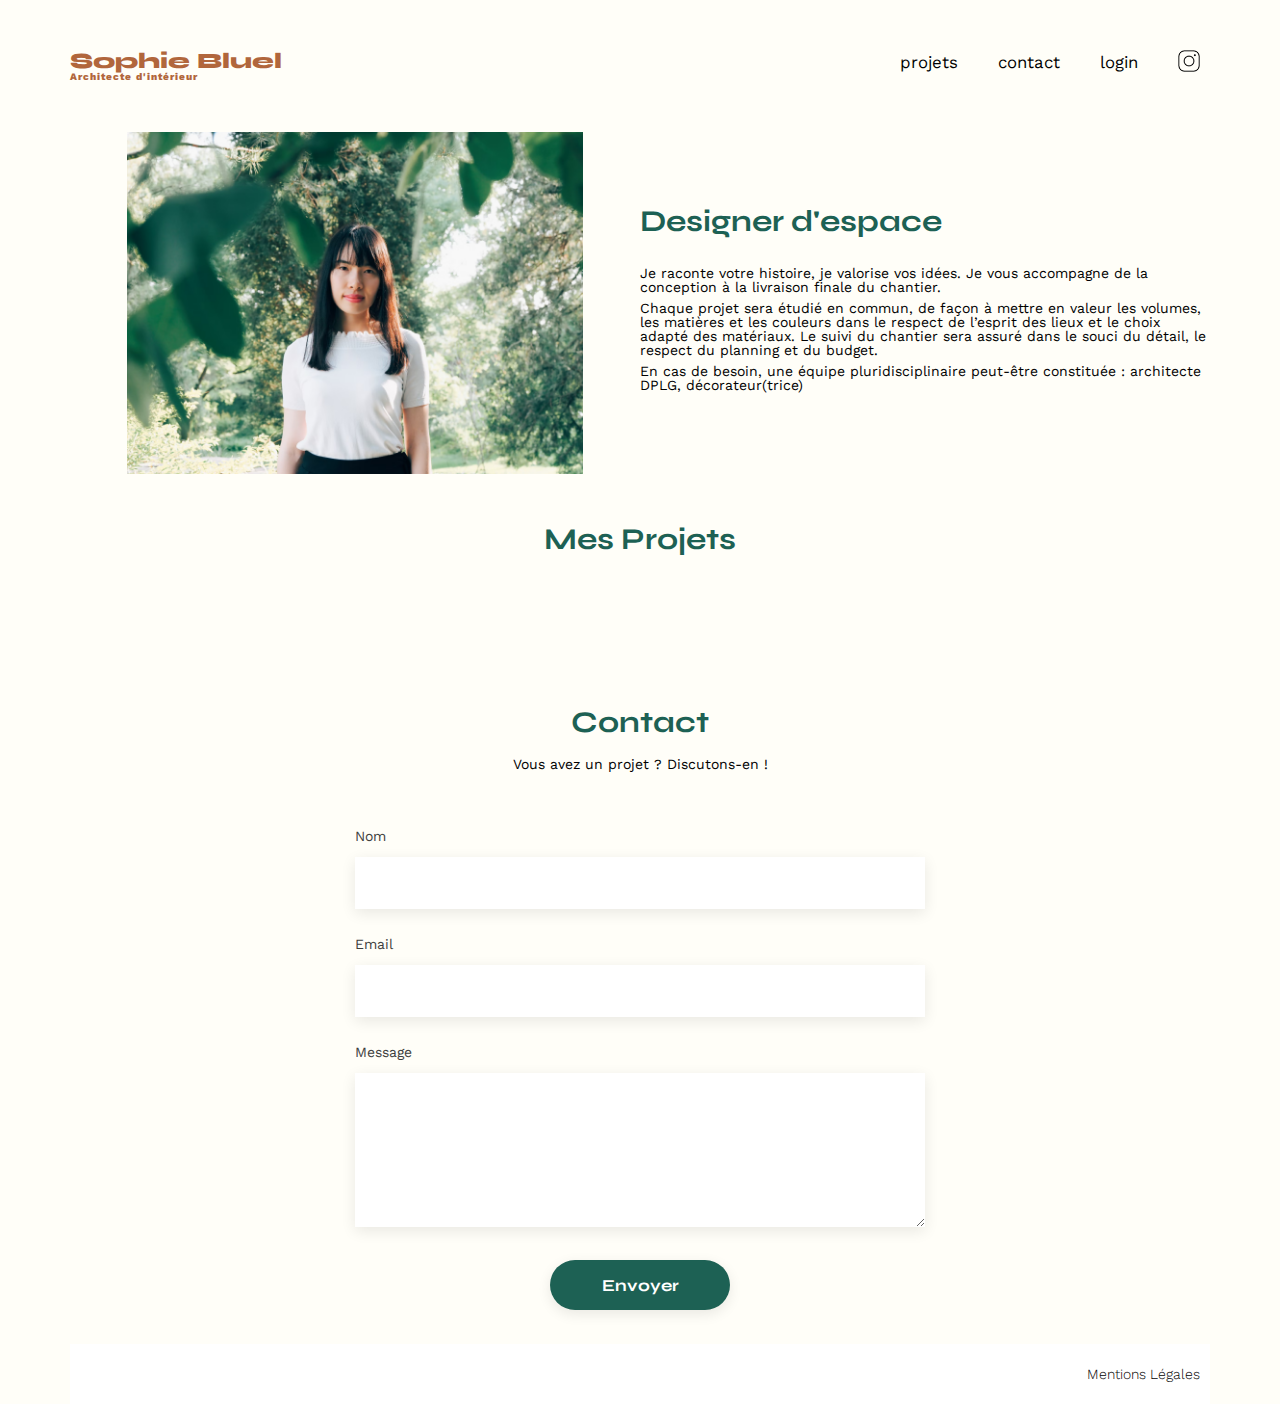
<file: index.html>
<!DOCTYPE html>
<html lang="fr">
  <head>
    <meta charset="UTF-8" />
    <title>Sophie Bluel - Architecte d'intérieur</title>
    <meta name="viewport" content="width=device-width, initial-scale=1.0" />
    <link rel="preconnect" href="https://fonts.googleapis.com" />
    <link rel="preconnect" href="https://fonts.gstatic.com" crossorigin />
    <link
      href="https://fonts.googleapis.com/css2?family=Syne:wght@700;800&family=Work+Sans&display=swap"
      rel="stylesheet"
    />
    <meta name="description" content="" />
    <link rel="stylesheet" href="./assets/style.css" />
    <script type="module" src="src/main.js" defer></script>
  </head>
  <body>
    <header>
      <a href="index.html"><h1>Sophie Bluel <span>Architecte d'intérieur</span></h1></a>
      <nav>
        <ul>
          <li>projets</li>
          <li>contact</li>
          <li><a href="login.html" class="login">login</a></li>
          <li><img src="./assets/icons/instagram.png" alt="Instagram" /></li>
        </ul>
      </nav>
    </header>
    <main>
      <section id="introduction">
        <figure>
          <img src="./assets/images/sophie-bluel.png" alt="Logo Sophie Bluel" />
        </figure>
        <article>
          <h2>Designer d'espace</h2>
          <p>
            Je raconte votre histoire, je valorise vos idées. Je vous accompagne
            de la conception à la livraison finale du chantier.
          </p>
          <p>
            Chaque projet sera étudié en commun, de façon à mettre en valeur les
            volumes, les matières et les couleurs dans le respect de l’esprit
            des lieux et le choix adapté des matériaux. Le suivi du chantier
            sera assuré dans le souci du détail, le respect du planning et du
            budget.
          </p>
          <p>
            En cas de besoin, une équipe pluridisciplinaire peut-être constituée
            : architecte DPLG, décorateur(trice)
          </p>
        </article>
      </section>
      <section id="portfolio">
        <h2>Mes Projets</h2>
        <div class="filter">
          <!-- <div class="filter-choice"><span>Tous</span></div>
          <div class="filter-choice"><span>Objets</span></div>
          <div class="filter-choice"><span>Appartements</span></div>
          <div class="filter-choice"><span>Hotels & restaurants</span></div> -->
        </div>
        <div class="gallery">
          <!-- <figure>
            <img src="assets/images/abajour-tahina.png" alt="Abajour Tahina" />
            <figcaption>Abajour Tahina</figcaption>
          </figure>
          <figure>
            <img
              src="assets/images/appartement-paris-v.png"
              alt="Appartement Paris V"
            />
            <figcaption>Appartement Paris V</figcaption>
          </figure>
          <figure>
            <img
              src="assets/images/restaurant-sushisen-londres.png"
              alt="Restaurant Sushisen - Londres"
            />
            <figcaption>Restaurant Sushisen - Londres</figcaption>
          </figure>
          <figure>
            <img
              src="assets/images/la-balisiere.png"
              alt="Villa “La Balisiere” - Port Louis"
            />
            <figcaption>Villa “La Balisiere” - Port Louis</figcaption>
          </figure>
          <figure>
            <img
              src="assets/images/structures-thermopolis.png"
              alt="Structures Thermopolis"
            />
            <figcaption>Structures Thermopolis</figcaption>
          </figure>
          <figure>
            <img
              src="assets/images/appartement-paris-x.png"
              alt="Appartement Paris X"
            />
            <figcaption>Appartement Paris X</figcaption>
          </figure>
          <figure>
            <img
              src="assets/images/le-coteau-cassis.png"
              alt="Pavillon “Le coteau” - Cassis"
            />
            <figcaption>Pavillon “Le coteau” - Cassis</figcaption>
          </figure>
          <figure>
            <img
              src="assets/images/villa-ferneze.png"
              alt="Villa Ferneze - Isola d’Elba"
            />
            <figcaption>Villa Ferneze - Isola d’Elba</figcaption>
          </figure>
          <figure>
            <img
              src="assets/images/appartement-paris-xviii.png"
              alt="Appartement Paris XVIII"
            />
            <figcaption>Appartement Paris XVIII</figcaption>
          </figure>
          <figure>
            <img
              src="assets/images/bar-lullaby-paris.png"
              alt="Bar “Lullaby” - Paris"
            />
            <figcaption>Bar “Lullaby” - Paris</figcaption>
          </figure>
          <figure>
            <img
              src="assets/images/hotel-first-arte-new-delhi.png"
              alt="Hotel First Arte - New Delhi"
            />
            <figcaption>Hotel First Arte - New Delhi</figcaption>
          </figure> -->
        </div>
      </section>
      <section id="contact">
        <h2>Contact</h2>
        <p>Vous avez un projet ? Discutons-en !</p>
        <form action="#" method="post">
          <label for="name">Nom</label>
          <input type="text" name="name" id="name" />
          <label for="email">Email</label>
          <input type="email" name="email" id="email" />
          <label for="message">Message</label>
          <textarea name="message" id="message" cols="30" rows="10"></textarea>
          <input type="submit" value="Envoyer" />
        </form>
      </section>
    </main>

    <footer>
      <nav>
        <ul>
          <li>Mentions Légales</li>
        </ul>
      </nav>
    </footer>
  </body>
</html>
</file>
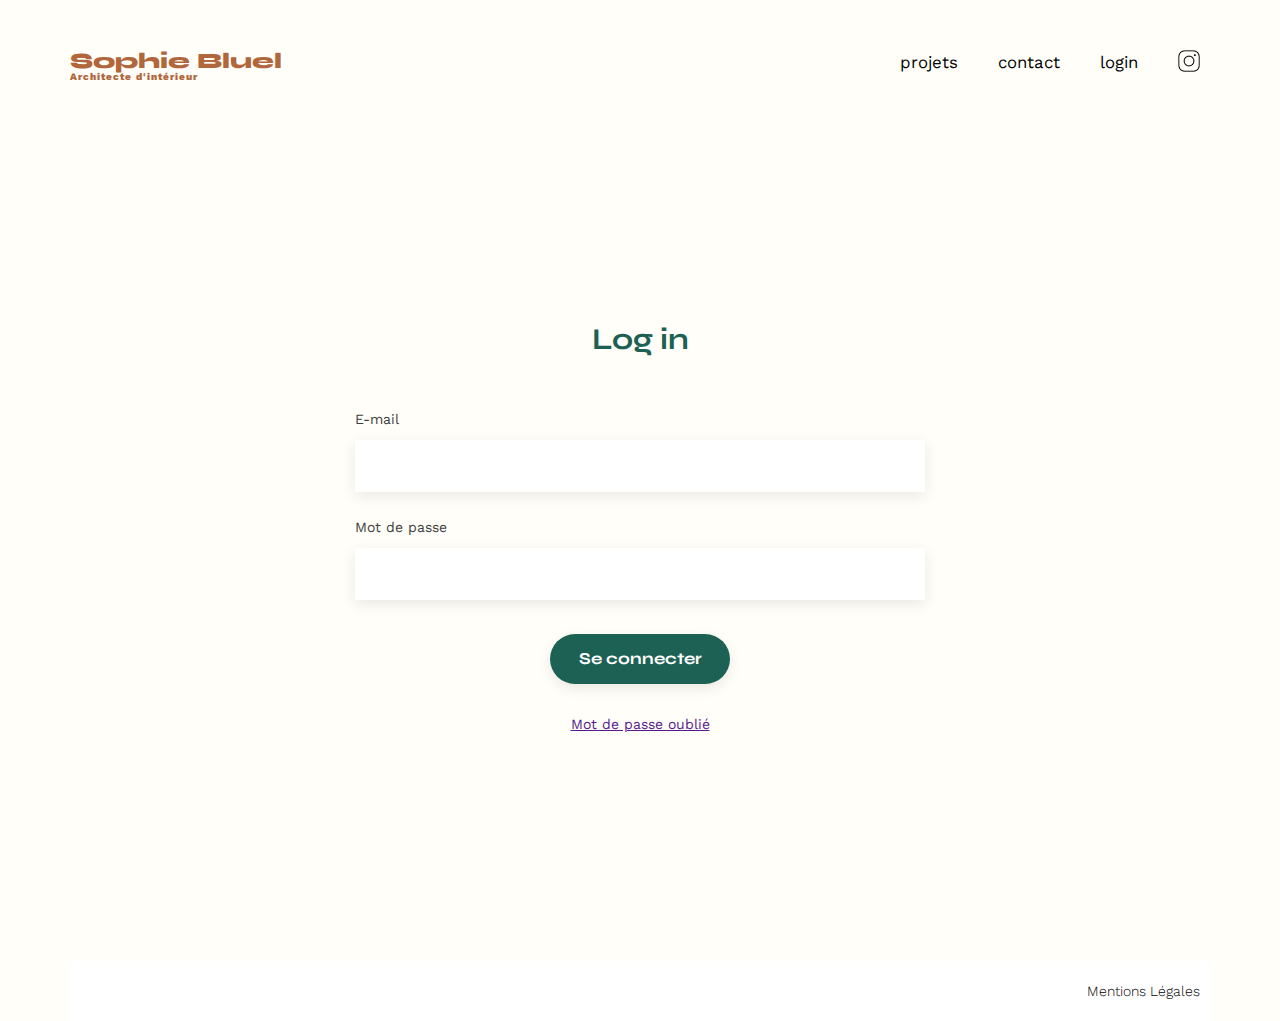
<file: login.html>
<!DOCTYPE html>
<html lang="fr">
  <head>
    <meta charset="UTF-8" />
    <title>Page de connexion</title>
    <meta name="viewport" content="width=device-width, initial-scale=1.0" />
    <link rel="preconnect" href="https://fonts.googleapis.com" />
    <link rel="preconnect" href="https://fonts.gstatic.com" crossorigin />
    <link
      href="https://fonts.googleapis.com/css2?family=Syne:wght@700;800&family=Work+Sans&display=swap"
      rel="stylesheet"
    />
    <meta name="description" content="" />
    <link rel="stylesheet" href="./assets/style.css" />
    <script type="module" src="src/login.js" defer></script>
  </head>
  <body>
    <header>
      <a href="index.html"><h1>Sophie Bluel <span>Architecte d'intérieur</span></h1></a>
      <nav>
        <ul>
          <li>projets</li>
          <li>contact</li>
          <li><a href="login.html" class="login">login</a></li>
          <li><img src="./assets/icons/instagram.png" alt="Instagram"/></a></li>
        </ul>
      </nav>
    </header>
    <main>
      <section id="section-login">
        <h2>Log in</h2>
        <form id="loginForm">
          <label for="email">E-mail</label>
          <input type="email" name="email" id="email" required>
          <label for="password">Mot de passe</label>
          <input type="password" name="password" id="password" required>
          <input type="submit" value="Se connecter" class="connect-btn">
          <span id="error-message" class="login-error"></span>
          <p><a href="">Mot de passe oublié</a></p>
        </form>
        
      </section>
    </main>

    <footer>
      <nav>
        <ul>
          <li>Mentions Légales</li>
        </ul>
      </nav>
    </footer>
  </body>
</html>
</file>
<file: assets/style.css>
/* http://meyerweb.com/eric/tools/css/reset/
   v2.0 | 20110126
   License: none (public domain)
*/

html,
body,
div,
span,
applet,
object,
iframe,
h1,
h2,
h3,
h4,
h5,
h6,
p,
blockquote,
pre,
a,
abbr,
acronym,
address,
big,
cite,
code,
del,
dfn,
em,
img,
ins,
kbd,
q,
s,
samp,
small,
strike,
strong,
sub,
sup,
tt,
var,
b,
u,
i,
center,
dl,
dt,
dd,
ol,
ul,
li,
fieldset,
form,
label,
legend,
table,
caption,
tbody,
tfoot,
thead,
tr,
th,
td,
article,
aside,
canvas,
details,
embed,
figure,
figcaption,
footer,
header,
hgroup,
menu,
nav,
output,
ruby,
section,
summary,
time,
mark,
audio,
video {
  margin: 0;
  padding: 0;
  border: 0;
  font-size: 100%;
  font: inherit;
  vertical-align: baseline;
}
/* HTML5 display-role reset for older browsers */
article,
aside,
details,
figcaption,
figure,
footer,
header,
hgroup,
menu,
nav,
section {
  display: block;
}
body {
  line-height: 1;
}
ol,
ul {
  list-style: none;
}
blockquote,
q {
  quotes: none;
}
blockquote:before,
blockquote:after,
q:before,
q:after {
  content: "";
  content: none;
}
table {
  border-collapse: collapse;
  border-spacing: 0;
}
/** end reset css**/
body {
  max-width: 1140px;
  margin: auto;
  font-family: "Work Sans";
  font-size: 14px;
  background: #FFFEF8;
}
header {
  display: flex;
  justify-content: space-between;
  margin: 50px 0;
}
header li:hover {
  cursor:pointer
}
header nav ul {
  gap: 20px;
}
header img {
  height: 22px;
}
header a {
  text-decoration: none;
}
section {
  margin: 50px 0;
}
footer {
  height: 60px;
  background: white;
  align-content: center;
}
h1 {
  display: flex;
  flex-direction: column;
  font-family: "Syne";
  font-size: 22px;
  font-weight: 800;
  color: #b1663c;
}

h1 > span {
  font-family: "Work Sans";
  font-size: 10px;
  letter-spacing: 0.1em;
}

h2 {
  font-family: "Syne";
  font-weight: 700;
  font-size: 30px;
  color: #1d6154;
}

figcaption {
  font-size: 13px;
  color: #3D3D3D;
}
nav ul {
  display: flex;
  align-items: center;
  list-style-type: none;
  justify-content: flex-end;
  font-size: 14px;
  font-weight: 300;
}
nav li {
  padding: 0 10px;
  font-size: 1.2em;
  font-weight: 400;
}

li:hover {
  color: #b1663c;
}
footer nav ul li {
  font-size: 14px;
  font-weight: 300;
}
#introduction {
  display: flex;
  align-items: center;
}
#introduction figure {
  flex: 1;
  cursor: pointer;
}
#introduction img {
  display: block;
  margin: auto;
  width: 80%;
  
}

#introduction article {
  flex: 1;
}
#introduction h2 {
  margin-bottom: 1em;
}

#introduction p {
  margin-bottom: 0.5em;
}
#portfolio h2 {
  text-align: center;
  margin-bottom: 1em;
}

.filter {
  display: flex;
  justify-content: space-between;
  gap: 10px;
  height: 38px;
  margin-bottom: 2.5em;
  justify-content: center;
}

.filter-choice {
  height: 37px;
  min-width: 100px;
  font-family: "Syne";
  font-size: 16px;
  font-weight: 700;
  cursor: pointer;
  color: #1d6154;
  background-color: white;
  border-radius: 60px;
  border: 1px solid #1d6154;
  align-content: center;
  text-align: center;
}

.filter-choice:nth-child(3) {
  min-width: 157px;
}
.filter-choice:nth-child(4) {
  min-width: 198px;
}

.filter-choice:hover,
.filter-choice.active {
  background-color: #1d6154;
  color: white;
}

.gallery {
  width: 100%;
  display: grid;
  grid-template-columns: 1fr 1fr 1fr;
  grid-column-gap: 20px;
  grid-row-gap: 20px;
}

.gallery img {
  width: 100%;
}
#contact, #section-login {
  width: 50%;
  margin: auto;
}
#contact > * {
  text-align: center;
}
#contact h2, #section-login h2 {
  margin-bottom: 20px;
}
#contact form, #section-login form {
  text-align: left;
  margin-top: 30px;
  display: flex;
  flex-direction: column;
  color: #3D3D3D;
}

#contact input, #section-login input {
  height: 50px;
  font-size: 1.2em;
  border: none;
  box-shadow: 0px 4px 14px rgba(0, 0, 0, 0.09);
}
#contact label, #section-login label {
  margin: 2em 0 1em 0;
}
#contact textarea {
  border: none;
  box-shadow: 0px 4px 14px rgba(0, 0, 0, 0.09);
}

input[type="submit"] {
  font-family: "Syne";
  font-weight: 700;
  color: white;
  background-color: #1d6154;
  margin: 2em auto;
  width: 180px;
  text-align: center;
  border-radius: 60px;
}



/* LOGIN STYLE */

.login {
	text-decoration: none;
	color: black;
}

.login:hover {
	color: #B1663C;
}

#section-login h2 {
	text-align: center;
	margin-top: 242px;
}

#section-login p {
	text-align: center;
    margin-bottom: 230px;
}
.connect-btn {
  cursor: pointer;
}
.login-error {
  text-align: center;
  color: red;
  font-weight: bold;
  display:none;
  margin-bottom: 30px;
}
</file>
